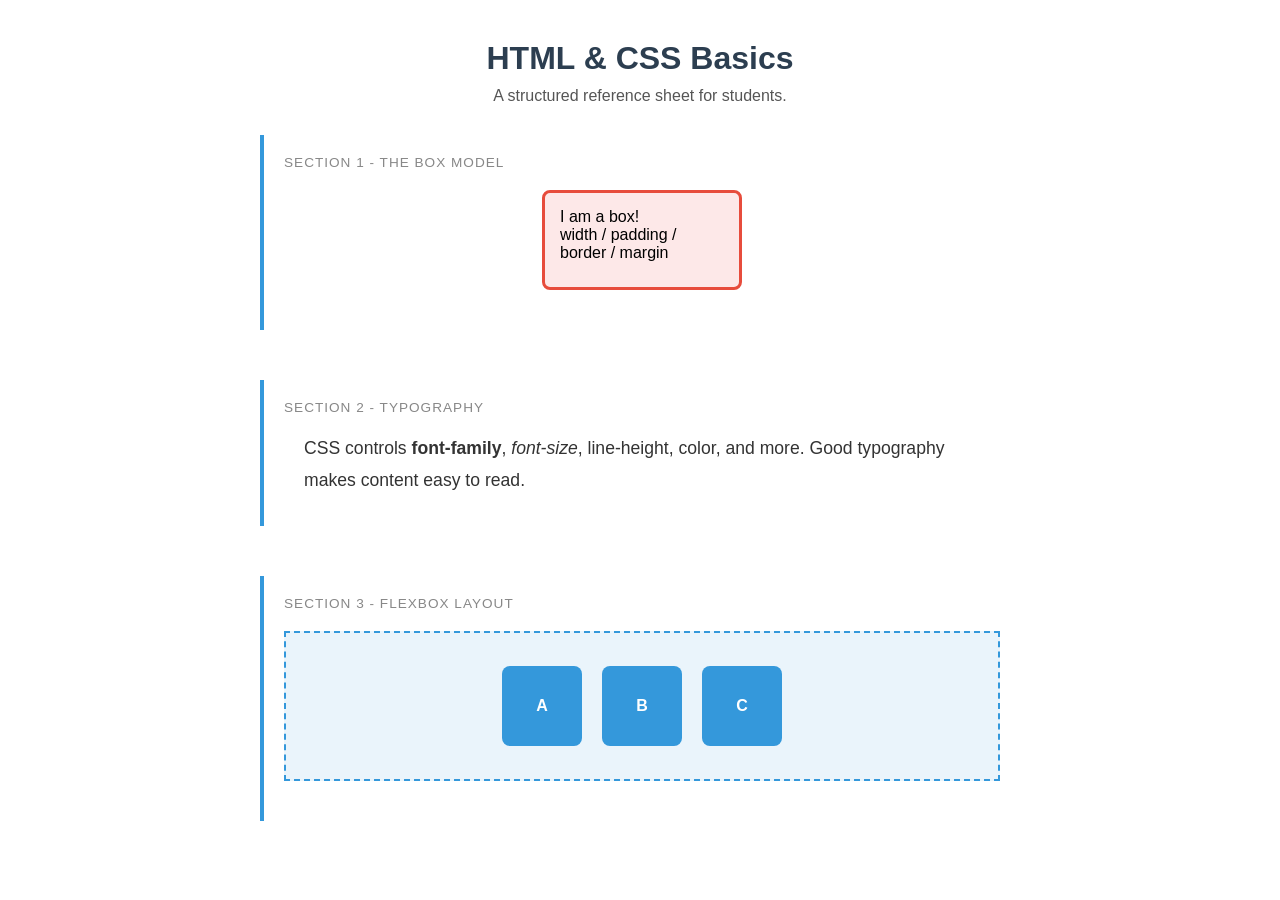
<file: getStarted/html-css/basicsofhtmlcss.html>
﻿<!DOCTYPE html>
<!-- DOCTYPE tells the browser this is an HTML5 document -->
<html lang="en">

<head>
    <!-- HEAD: invisible to user - holds metadata, styles, and links -->
    <meta charset="UTF-8">                          <!-- character encoding -->
    <meta name="viewport" content="width=device-width, initial-scale=1.0"> <!-- responsive on mobile -->
    <title>HTML &amp; CSS Basics</title>                <!-- tab title in the browser -->

    <style>
        /* ============================================================
           1. CSS RESET
           Browsers add default margin/padding - reset it for consistency
        ============================================================ */
        * {
            margin: 0;
            padding: 0;
            box-sizing: border-box; /* makes width/height include padding & border */
        }

        /* ============================================================
           2. ELEMENT SELECTOR  ->  targets every <h1> on the page
        ============================================================ */
        h1 {
            color: #2c3e50;          /* text color (hex code) */
            text-align: center;      /* left | center | right */
            font-size: 2rem;         /* rem = relative to root font size */
            font-weight: bold;       /* normal | bold | 100-900 */
            margin-bottom: 10px;     /* space BELOW the element */
        }

        /* ============================================================
           3. CLASS SELECTOR  ->  dot (.) prefix, reusable on any element
        ============================================================ */
        .intro-text {
            color: #555;             /* medium grey */
            font-size: 1rem;
            text-align: center;
            margin-bottom: 30px;
        }

        /* ============================================================
           4. THE BOX MODEL
           Every element is a box:  content -> padding -> border -> margin
        ============================================================ */
        .box-demo {
            width: 200px;            /* content width */
            height: 100px;           /* content height */
            padding: 15px;           /* space INSIDE the border */
            border: 3px solid #e74c3c; /* thickness | style | color */
            margin: 20px auto;       /* auto left/right = horizontally centered */
            background-color: #fde8e8; /* fill color of the element */
            border-radius: 8px;      /* rounds the corners */
        }

        /* ============================================================
           5. TYPOGRAPHY  ->  controlling text appearance
        ============================================================ */
        .typography-demo {
            font-family: Arial, sans-serif; /* font stack (fallback after comma) */
            font-size: 1.1rem;
            line-height: 1.8;        /* spacing between lines */
            color: #333;
            padding: 10px 20px;      /* shorthand: top&bottom | left&right */
        }

        /* ============================================================
           6. FLEXBOX  ->  align children in a row or column easily
        ============================================================ */
        .flex-container {
            display: flex;           /* turns on flexbox for children */
            justify-content: center; /* horizontal: flex-start | center | space-between */
            align-items: center;     /* vertical:   flex-start | center | flex-end */
            gap: 20px;               /* space between flex children */
            height: 150px;
            background-color: #eaf4fb;
            border: 2px dashed #3498db;
            margin: 20px 0;
        }

        .flex-child {
            width: 80px;
            height: 80px;
            background-color: #3498db;
            color: white;
            display: flex;           /* center text inside each child too */
            justify-content: center;
            align-items: center;
            border-radius: 8px;
            font-weight: bold;
        }

        /* ============================================================
           7. DESCENDANT SELECTOR  ->  targets .label only inside .section
        ============================================================ */
        .section .label {
            font-size: 0.85rem;
            color: #888;             /* lighter grey */
            text-transform: uppercase; /* none | uppercase | lowercase | capitalize */
            letter-spacing: 1px;     /* space between characters */
            margin-bottom: 8px;
        }

        /* ============================================================
           8. PAGE LAYOUT WRAPPER
        ============================================================ */
        .page-wrapper {
            max-width: 800px;        /* never wider than 800px */
            margin: 40px auto;       /* centered horizontally */
            padding: 0 20px;         /* breathing room on small screens */
            font-family: Arial, sans-serif;
        }

        /* divides sections visually */
        .section {
            margin-bottom: 50px;
            padding: 20px;
            border-left: 4px solid #3498db; /* left accent bar */
            background-color: #fff;
        }
    </style>
</head>

<body>
<!-- BODY: everything visible to the user goes here -->
<!-- Tip: Ctrl + /  toggles a comment on the selected line -->

    <div class="page-wrapper">

        <!-- HEADING -->
        <h1>HTML &amp; CSS Basics</h1>
        <p class="intro-text">A structured reference sheet for students.</p>

        <!-- SECTION 1: BOX MODEL -->
        <div class="section">
            <p class="label">Section 1 - The Box Model</p>
            <!-- width + padding + border + margin make up the full space an element takes -->
            <div class="box-demo">
                <p>I am a box!</p>
                <p>width / padding / border / margin</p>
            </div>
        </div>

        <!-- SECTION 2: TYPOGRAPHY -->
        <div class="section">
            <p class="label">Section 2 - Typography</p>
            <p class="typography-demo">
                CSS controls <strong>font-family</strong>, <em>font-size</em>,
                line-height, color, and more.
                Good typography makes content easy to read.
            </p>
        </div>

        <!-- SECTION 3: FLEXBOX -->
        <div class="section">
            <p class="label">Section 3 - Flexbox Layout</p>
            <!-- Parent has display:flex - children line up automatically -->
            <div class="flex-container">
                <div class="flex-child">A</div>
                <div class="flex-child">B</div>
                <div class="flex-child">C</div>
            </div>
        </div>

    </div><!-- end .page-wrapper -->

</body>
</html>
</file>
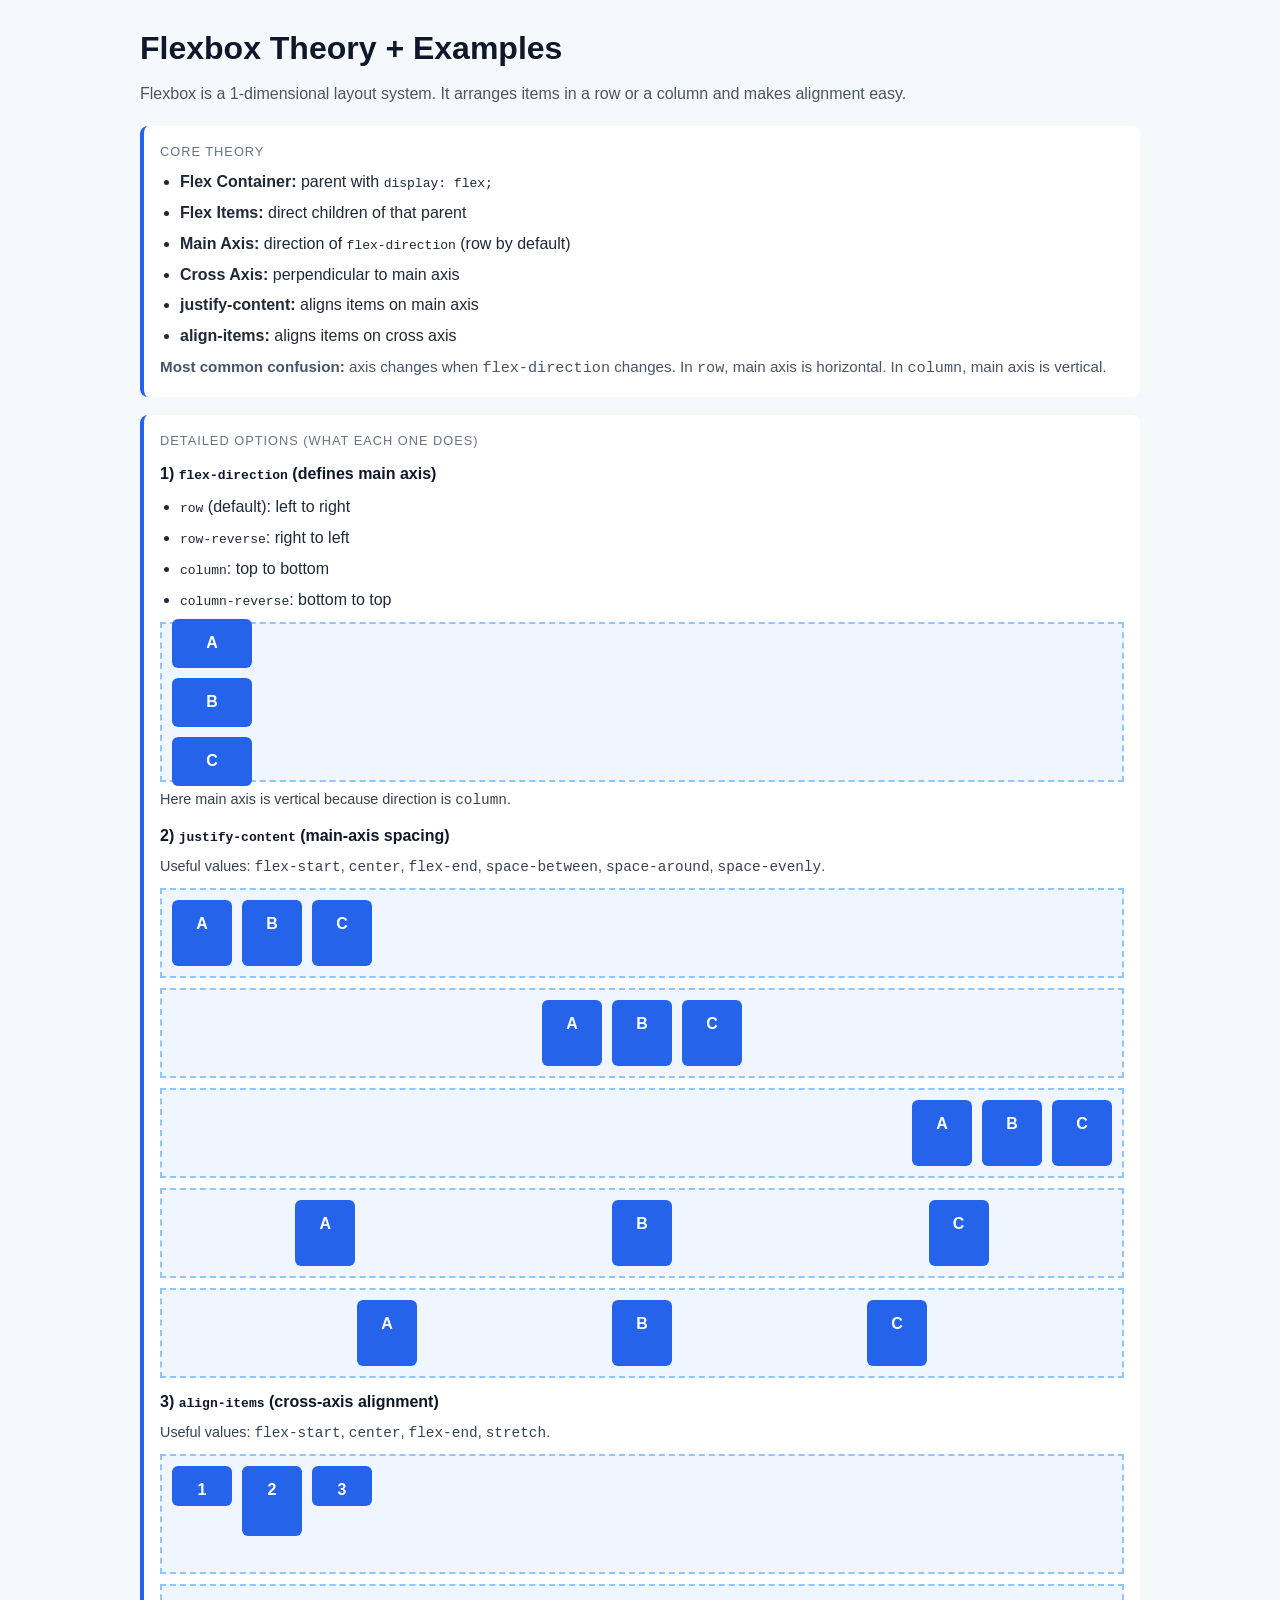
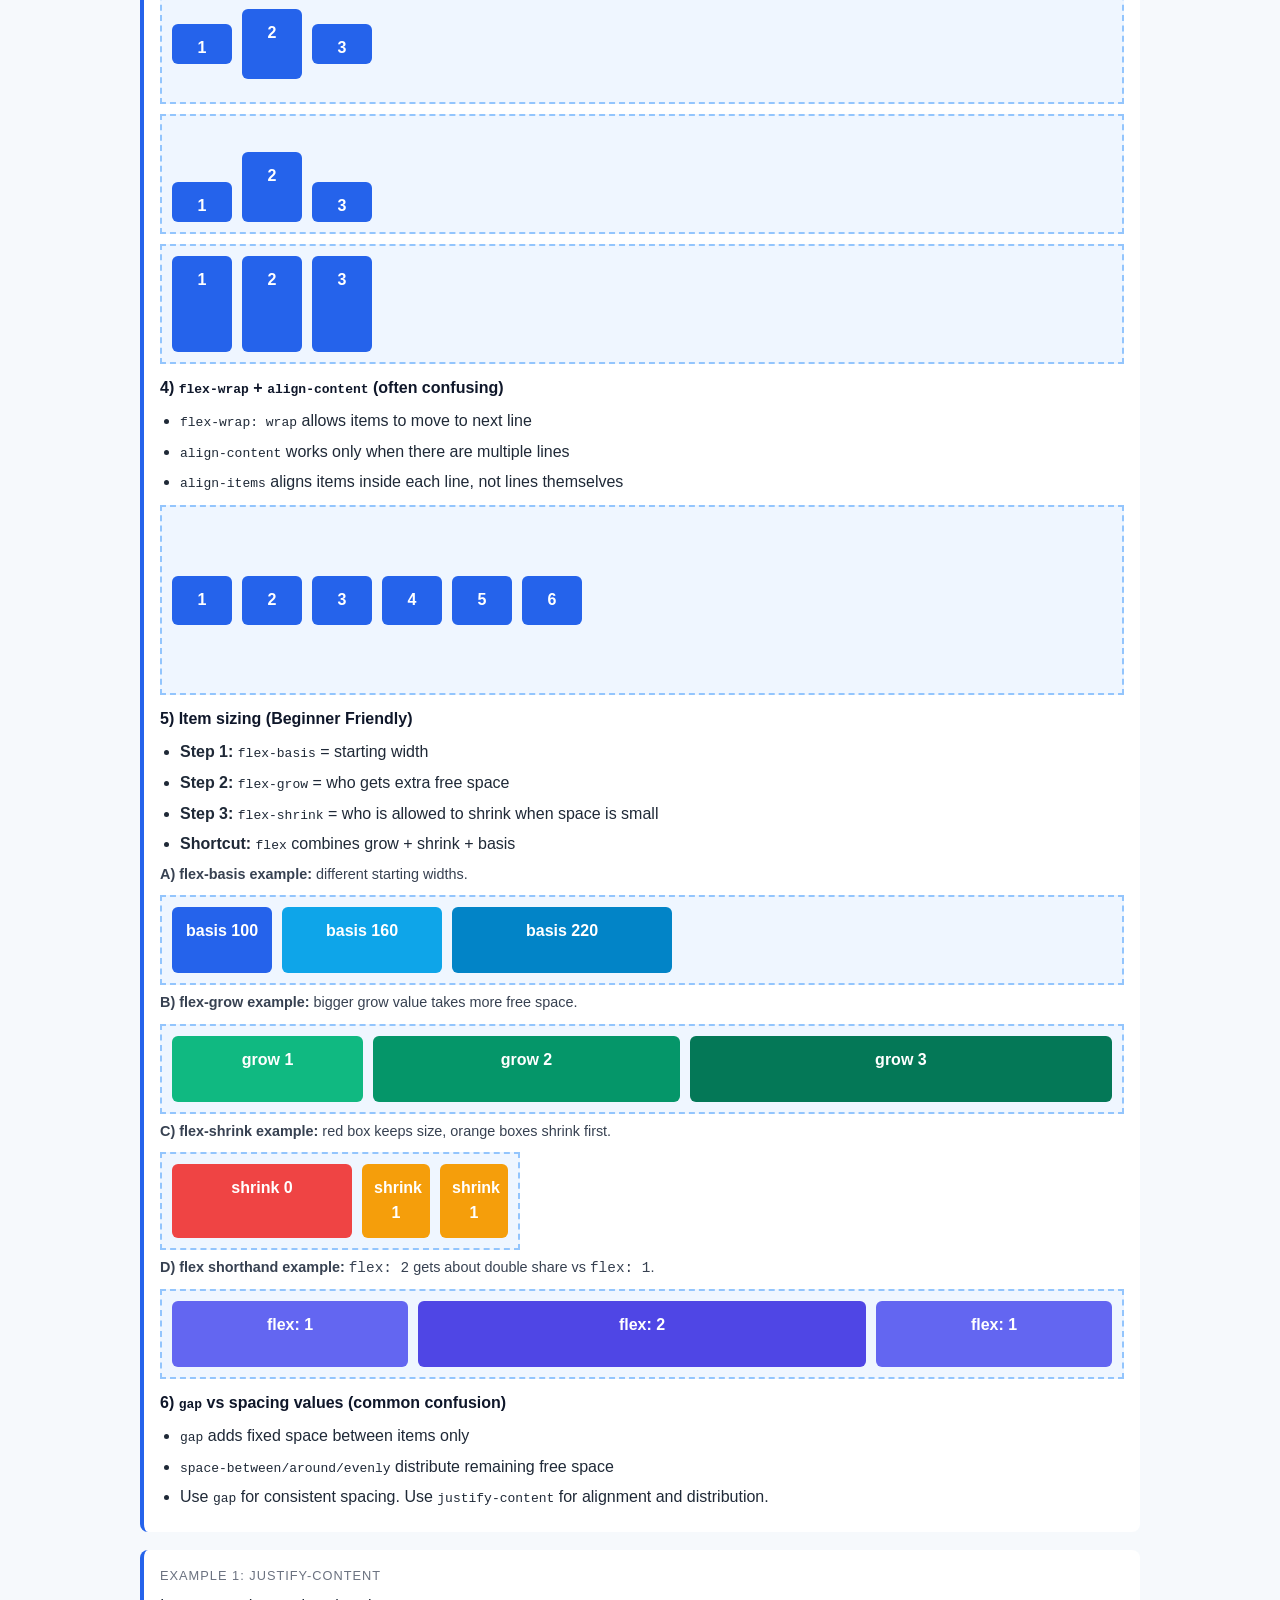
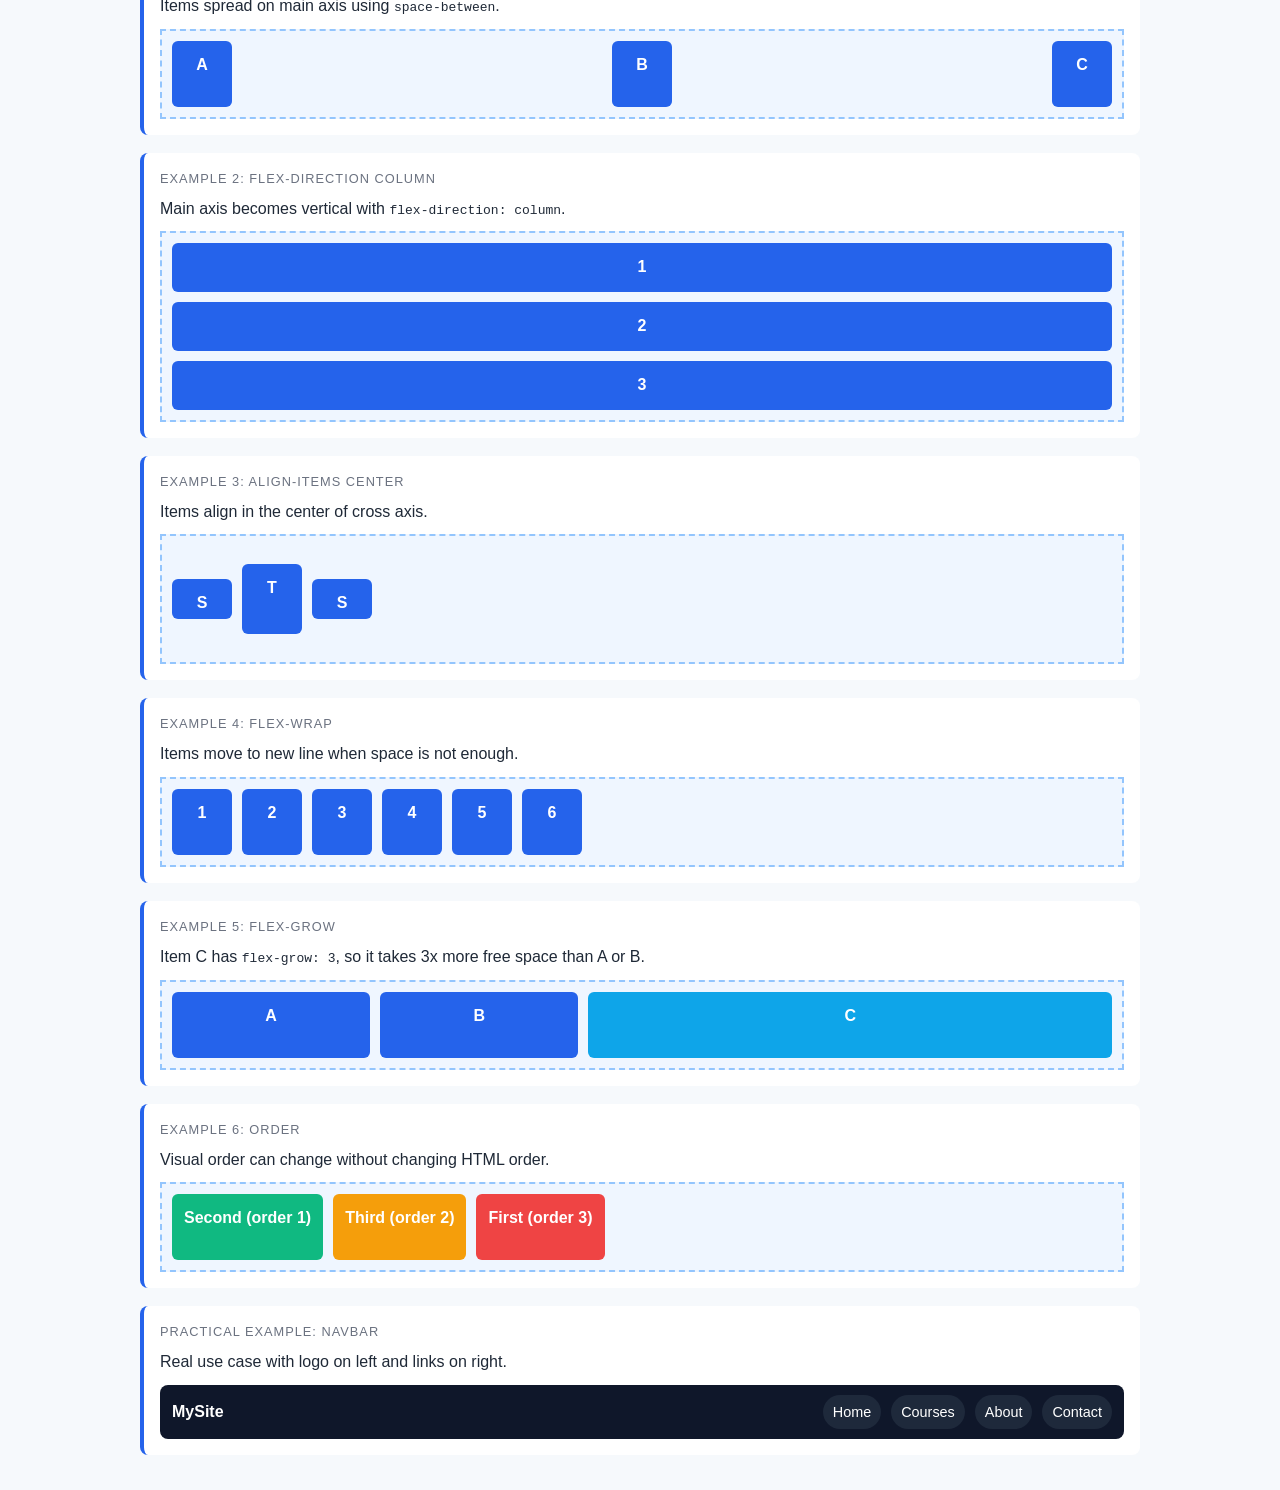
<file: getStarted/html-css/flex-basics.html>
<!DOCTYPE html>
<!-- Flexbox theory + examples for students -->
<html lang="en">
<head>
  <meta charset="UTF-8">
  <meta name="viewport" content="width=device-width, initial-scale=1.0">
  <title>Flexbox Basics</title>
  <style>
    /* 1) Reset for consistent spacing */
    * {
      margin: 0;
      padding: 0;
      box-sizing: border-box;
    }

    body {
      font-family: Arial, sans-serif;
      background: #f6f9fc;
      color: #1f2937;
      line-height: 1.55;
    }

    .page {
      width: min(1000px, 92%);
      margin: 24px auto 40px;
    }

    h1 {
      margin-bottom: 8px;
      color: #0f172a;
    }

    .intro {
      margin-bottom: 20px;
      color: #4b5563;
    }

    .card {
      background: #ffffff;
      border-left: 4px solid #2563eb;
      border-radius: 8px;
      padding: 16px;
      margin-bottom: 18px;
    }

    .label {
      font-size: 0.8rem;
      letter-spacing: 1px;
      text-transform: uppercase;
      color: #6b7280;
      margin-bottom: 8px;
    }

    .notes {
      margin: 8px 0 0 20px;
    }

    .notes li {
      margin: 6px 0;
    }

    .subheading {
      margin: 12px 0 6px;
      font-weight: 700;
      color: #0f172a;
    }

    .hint {
      font-size: 0.95rem;
      color: #475569;
      margin-top: 6px;
    }

    .mini {
      font-size: 0.9rem;
      color: #374151;
      margin-top: 6px;
    }

    /* Base flex container used in all demos */
    .flex-demo {
      display: flex;
      border: 2px dashed #93c5fd;
      background: #eff6ff;
      padding: 10px;
      gap: 10px;
      margin-top: 10px;
      min-height: 90px;
    }

    /* Shared style for all flex items */
    .item {
      background: #2563eb;
      color: #fff;
      padding: 12px;
      border-radius: 6px;
      min-width: 60px;
      text-align: center;
      font-weight: 700;
    }

    /* Example 1: Main-axis alignment */
    .justify-between {
      justify-content: space-between;
    }

    /* Example 2: Column direction (main axis becomes vertical) */
    .column {
      flex-direction: column;
      min-height: 180px;
    }

    /* Example 3: Cross-axis alignment */
    .align-center {
      align-items: center;
      min-height: 130px;
    }

    .tall {
      height: 70px;
    }

    .short {
      height: 40px;
    }

    /* Example 4: Wrapping when items do not fit */
    .wrap {
      flex-wrap: wrap;
    }

    /* Example 5: flex-grow shares free space */
    .grow .item {
      flex-grow: 1;
    }

    .grow .item.g3 {
      flex-grow: 3;
      background: #0ea5e9;
    }

    /* Example 6: order changes visual order */
    .order .first {
      order: 3;
      background: #ef4444;
    }

    .order .second {
      order: 1;
      background: #10b981;
    }

    .order .third {
      order: 2;
      background: #f59e0b;
    }

    /* Practical mini-navbar example */
    .nav-demo {
      display: flex;
      justify-content: space-between;
      align-items: center;
      gap: 12px;
      background: #0f172a;
      color: #fff;
      padding: 10px 12px;
      border-radius: 8px;
      margin-top: 10px;
    }

    .nav-links {
      display: flex;
      gap: 10px;
      flex-wrap: wrap;
    }

    .pill {
      background: #1e293b;
      padding: 6px 10px;
      border-radius: 999px;
      font-size: 0.9rem;
    }

    /* Extra utility classes for detailed option demos */
    .jc-start { justify-content: flex-start; }
    .jc-center { justify-content: center; }
    .jc-end { justify-content: flex-end; }
    .jc-around { justify-content: space-around; }
    .jc-evenly { justify-content: space-evenly; }

    .ai-start { align-items: flex-start; min-height: 120px; }
    .ai-center { align-items: center; min-height: 120px; }
    .ai-end { align-items: flex-end; min-height: 120px; }
    .ai-stretch { align-items: stretch; min-height: 120px; }

    .stretch-item {
      height: auto;
      min-height: 20px;
    }

    .wide-wrap {
      flex-wrap: wrap;
      height: 190px;
      align-content: center;
    }

    .basis-demo .item {
      flex-basis: 120px;
    }

    .basis-easy .b100 { flex-basis: 100px; background: #2563eb; }
    .basis-easy .b160 { flex-basis: 160px; background: #0ea5e9; }
    .basis-easy .b220 { flex-basis: 220px; background: #0284c7; }

    .grow-easy .g1 { flex-grow: 1; background: #10b981; }
    .grow-easy .g2 { flex-grow: 2; background: #059669; }
    .grow-easy .g3 { flex-grow: 3; background: #047857; }

    .shrink-demo {
      width: 320px;
      overflow: hidden;
    }

    .shrink-demo .item {
      flex-basis: 180px;
    }

    .shrink-demo .no-shrink {
      flex-shrink: 0;
      background: #dc2626;
    }

    .shrink-easy {
      width: 360px;
      overflow: hidden;
    }

    .shrink-easy .item {
      flex-basis: 180px;
    }

    .shrink-easy .keep-size {
      flex-shrink: 0;
      background: #ef4444;
    }

    .shrink-easy .can-shrink {
      flex-shrink: 1;
      background: #f59e0b;
    }

    .flex-short-demo .item {
      flex: 1; /* same as 1 1 0 */
      background: #6366f1;
    }

    .flex-short-demo .featured {
      flex: 2; /* double share of free space */
      background: #4f46e5;
    }

    .axis-column {
      flex-direction: column;
      height: 160px;
      justify-content: center;
      align-items: flex-start;
    }

    .axis-column .item {
      width: 80px;
    }
  </style>
</head>
<body>
  <main class="page">
    <h1>Flexbox Theory + Examples</h1>
    <p class="intro">Flexbox is a 1-dimensional layout system. It arranges items in a row or a column and makes alignment easy.</p>

    <section class="card">
      <p class="label">Core Theory</p>
      <ul class="notes">
        <li><strong>Flex Container:</strong> parent with <code>display: flex;</code></li>
        <li><strong>Flex Items:</strong> direct children of that parent</li>
        <li><strong>Main Axis:</strong> direction of <code>flex-direction</code> (row by default)</li>
        <li><strong>Cross Axis:</strong> perpendicular to main axis</li>
        <li><strong>justify-content:</strong> aligns items on main axis</li>
        <li><strong>align-items:</strong> aligns items on cross axis</li>
      </ul>
      <p class="hint"><strong>Most common confusion:</strong> axis changes when <code>flex-direction</code> changes. In <code>row</code>, main axis is horizontal. In <code>column</code>, main axis is vertical.</p>
    </section>

    <section class="card">
      <p class="label">Detailed Options (What Each One Does)</p>

      <p class="subheading">1) <code>flex-direction</code> (defines main axis)</p>
      <ul class="notes">
        <li><code>row</code> (default): left to right</li>
        <li><code>row-reverse</code>: right to left</li>
        <li><code>column</code>: top to bottom</li>
        <li><code>column-reverse</code>: bottom to top</li>
      </ul>
      <div class="flex-demo axis-column">
        <div class="item">A</div>
        <div class="item">B</div>
        <div class="item">C</div>
      </div>
      <p class="mini">Here main axis is vertical because direction is <code>column</code>.</p>

      <p class="subheading">2) <code>justify-content</code> (main-axis spacing)</p>
      <p class="mini">Useful values: <code>flex-start</code>, <code>center</code>, <code>flex-end</code>, <code>space-between</code>, <code>space-around</code>, <code>space-evenly</code>.</p>
      <div class="flex-demo jc-start"><div class="item">A</div><div class="item">B</div><div class="item">C</div></div>
      <div class="flex-demo jc-center"><div class="item">A</div><div class="item">B</div><div class="item">C</div></div>
      <div class="flex-demo jc-end"><div class="item">A</div><div class="item">B</div><div class="item">C</div></div>
      <div class="flex-demo jc-around"><div class="item">A</div><div class="item">B</div><div class="item">C</div></div>
      <div class="flex-demo jc-evenly"><div class="item">A</div><div class="item">B</div><div class="item">C</div></div>

      <p class="subheading">3) <code>align-items</code> (cross-axis alignment)</p>
      <p class="mini">Useful values: <code>flex-start</code>, <code>center</code>, <code>flex-end</code>, <code>stretch</code>.</p>
      <div class="flex-demo ai-start">
        <div class="item short">1</div><div class="item tall">2</div><div class="item short">3</div>
      </div>
      <div class="flex-demo ai-center">
        <div class="item short">1</div><div class="item tall">2</div><div class="item short">3</div>
      </div>
      <div class="flex-demo ai-end">
        <div class="item short">1</div><div class="item tall">2</div><div class="item short">3</div>
      </div>
      <div class="flex-demo ai-stretch">
        <div class="item stretch-item">1</div><div class="item stretch-item">2</div><div class="item stretch-item">3</div>
      </div>

      <p class="subheading">4) <code>flex-wrap</code> + <code>align-content</code> (often confusing)</p>
      <ul class="notes">
        <li><code>flex-wrap: wrap</code> allows items to move to next line</li>
        <li><code>align-content</code> works only when there are multiple lines</li>
        <li><code>align-items</code> aligns items inside each line, not lines themselves</li>
      </ul>
      <div class="flex-demo wide-wrap">
        <div class="item">1</div><div class="item">2</div><div class="item">3</div>
        <div class="item">4</div><div class="item">5</div><div class="item">6</div>
      </div>

      <p class="subheading">5) Item sizing (Beginner Friendly)</p>
      <ul class="notes">
        <li><strong>Step 1:</strong> <code>flex-basis</code> = starting width</li>
        <li><strong>Step 2:</strong> <code>flex-grow</code> = who gets extra free space</li>
        <li><strong>Step 3:</strong> <code>flex-shrink</code> = who is allowed to shrink when space is small</li>
        <li><strong>Shortcut:</strong> <code>flex</code> combines grow + shrink + basis</li>
      </ul>

      <p class="mini"><strong>A) flex-basis example:</strong> different starting widths.</p>
      <div class="flex-demo basis-easy">
        <div class="item b100">basis 100</div>
        <div class="item b160">basis 160</div>
        <div class="item b220">basis 220</div>
      </div>

      <p class="mini"><strong>B) flex-grow example:</strong> bigger grow value takes more free space.</p>
      <div class="flex-demo grow-easy">
        <div class="item g1">grow 1</div>
        <div class="item g2">grow 2</div>
        <div class="item g3">grow 3</div>
      </div>

      <p class="mini"><strong>C) flex-shrink example:</strong> red box keeps size, orange boxes shrink first.</p>
      <div class="flex-demo shrink-easy">
        <div class="item keep-size">shrink 0</div>
        <div class="item can-shrink">shrink 1</div>
        <div class="item can-shrink">shrink 1</div>
      </div>

      <p class="mini"><strong>D) flex shorthand example:</strong> <code>flex: 2</code> gets about double share vs <code>flex: 1</code>.</p>
      <div class="flex-demo flex-short-demo">
        <div class="item">flex: 1</div>
        <div class="item featured">flex: 2</div>
        <div class="item">flex: 1</div>
      </div>

      <p class="subheading">6) <code>gap</code> vs spacing values (common confusion)</p>
      <ul class="notes">
        <li><code>gap</code> adds fixed space between items only</li>
        <li><code>space-between/around/evenly</code> distribute remaining free space</li>
        <li>Use <code>gap</code> for consistent spacing. Use <code>justify-content</code> for alignment and distribution.</li>
      </ul>
    </section>

    <section class="card">
      <p class="label">Example 1: justify-content</p>
      <p>Items spread on main axis using <code>space-between</code>.</p>
      <div class="flex-demo justify-between">
        <div class="item">A</div>
        <div class="item">B</div>
        <div class="item">C</div>
      </div>
    </section>

    <section class="card">
      <p class="label">Example 2: flex-direction column</p>
      <p>Main axis becomes vertical with <code>flex-direction: column</code>.</p>
      <div class="flex-demo column">
        <div class="item">1</div>
        <div class="item">2</div>
        <div class="item">3</div>
      </div>
    </section>

    <section class="card">
      <p class="label">Example 3: align-items center</p>
      <p>Items align in the center of cross axis.</p>
      <div class="flex-demo align-center">
        <div class="item short">S</div>
        <div class="item tall">T</div>
        <div class="item short">S</div>
      </div>
    </section>

    <section class="card">
      <p class="label">Example 4: flex-wrap</p>
      <p>Items move to new line when space is not enough.</p>
      <div class="flex-demo wrap">
        <div class="item">1</div>
        <div class="item">2</div>
        <div class="item">3</div>
        <div class="item">4</div>
        <div class="item">5</div>
        <div class="item">6</div>
      </div>
    </section>

    <section class="card">
      <p class="label">Example 5: flex-grow</p>
      <p>Item C has <code>flex-grow: 3</code>, so it takes 3x more free space than A or B.</p>
      <div class="flex-demo grow">
        <div class="item">A</div>
        <div class="item">B</div>
        <div class="item g3">C</div>
      </div>
    </section>

    <section class="card">
      <p class="label">Example 6: order</p>
      <p>Visual order can change without changing HTML order.</p>
      <div class="flex-demo order">
        <div class="item first">First (order 3)</div>
        <div class="item second">Second (order 1)</div>
        <div class="item third">Third (order 2)</div>
      </div>
    </section>

    <section class="card">
      <p class="label">Practical Example: Navbar</p>
      <p>Real use case with logo on left and links on right.</p>
      <div class="nav-demo">
        <strong>MySite</strong>
        <div class="nav-links">
          <span class="pill">Home</span>
          <span class="pill">Courses</span>
          <span class="pill">About</span>
          <span class="pill">Contact</span>
        </div>
      </div>
    </section>
  </main>
</body>
</html>
</file>
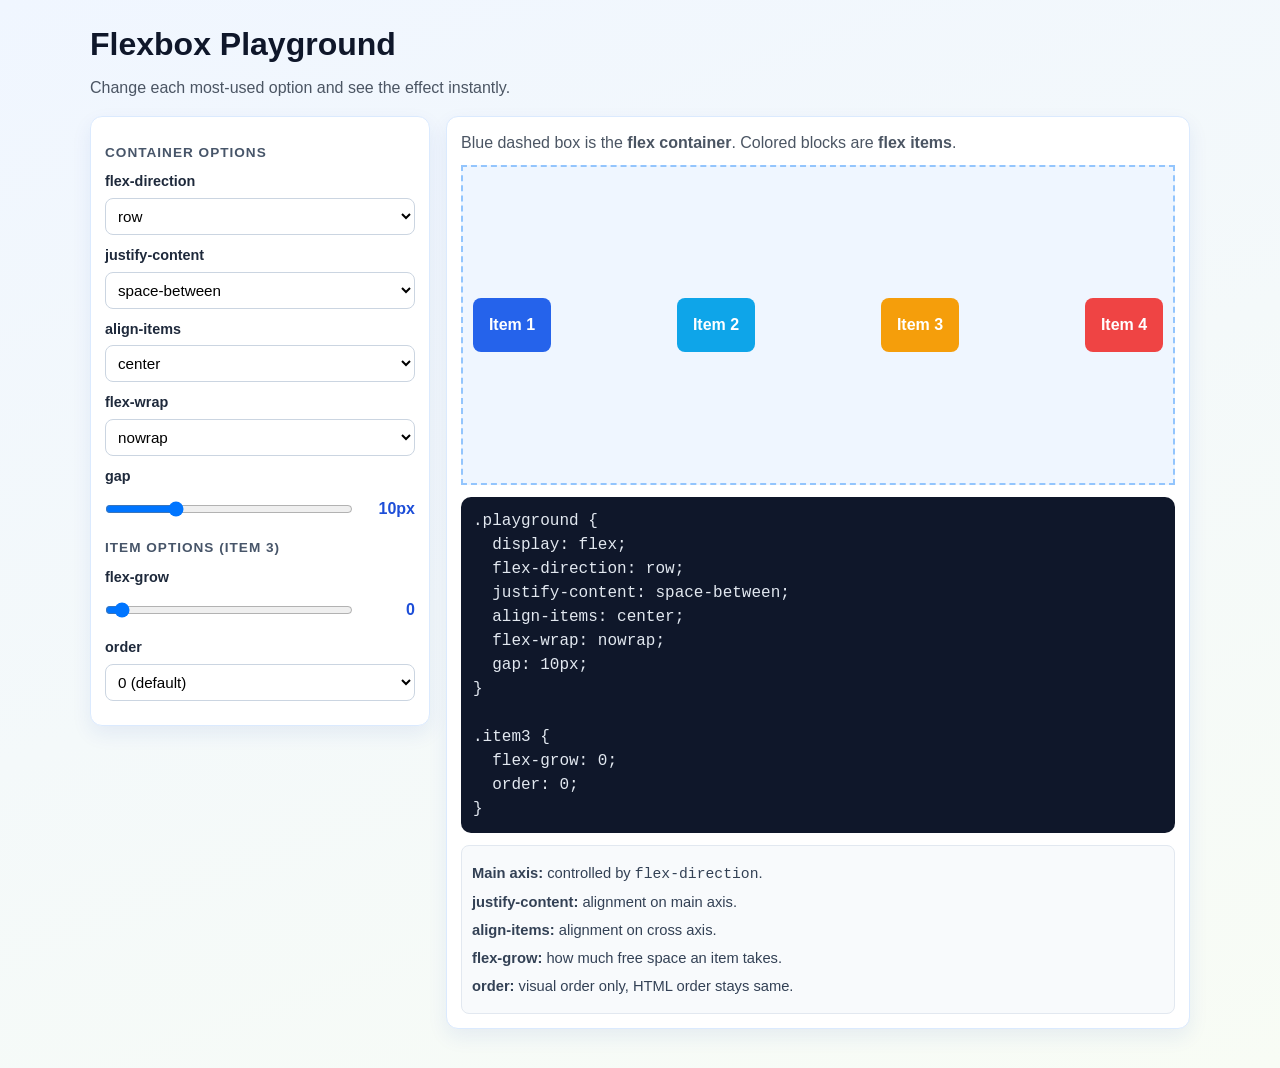
<file: getStarted/html-css/flex-playground.html>
<!DOCTYPE html>
<!-- Flexbox interactive playground for students -->
<html lang="en">
<head>
  <meta charset="UTF-8">
  <meta name="viewport" content="width=device-width, initial-scale=1.0">
  <title>Flexbox Playground</title>
  <style>
    * {
      margin: 0;
      padding: 0;
      box-sizing: border-box;
    }

    body {
      font-family: Arial, sans-serif;
      background: linear-gradient(160deg, #f0f6ff, #f8fcf5);
      color: #111827;
      line-height: 1.5;
    }

    .page {
      width: min(1100px, 94%);
      margin: 20px auto 40px;
    }

    h1 {
      font-size: 2rem;
      color: #0f172a;
      margin-bottom: 8px;
    }

    .intro {
      color: #4b5563;
      margin-bottom: 16px;
    }

    .layout {
      display: grid;
      grid-template-columns: 340px 1fr;
      gap: 16px;
      align-items: start;
    }

    .panel,
    .stage {
      background: #fff;
      border: 1px solid #dbeafe;
      border-radius: 12px;
      box-shadow: 0 8px 20px rgba(30, 64, 175, 0.08);
    }

    .panel {
      padding: 14px;
      position: sticky;
      top: 10px;
    }

    .section-title {
      font-size: 0.85rem;
      text-transform: uppercase;
      letter-spacing: 1px;
      color: #475569;
      margin: 12px 0 8px;
      font-weight: 700;
    }

    .control {
      margin-bottom: 10px;
    }

    label {
      display: block;
      margin-bottom: 5px;
      font-size: 0.9rem;
      font-weight: 600;
      color: #1e293b;
    }

    select,
    input[type="range"] {
      width: 100%;
      padding: 8px;
      border: 1px solid #cbd5e1;
      border-radius: 8px;
      background: #fff;
      font-size: 0.95rem;
    }

    .range-row {
      display: flex;
      gap: 10px;
      align-items: center;
    }

    .range-value {
      min-width: 52px;
      text-align: right;
      font-weight: 700;
      color: #1d4ed8;
    }

    .stage {
      padding: 14px;
    }

    .hint {
      color: #4b5563;
      margin-bottom: 10px;
    }

    .playground {
      display: flex;
      min-height: 280px;
      height: 320px;
      border: 2px dashed #93c5fd;
      background: #eff6ff;
      padding: 10px;
      overflow: auto;
      transition: all 0.2s ease;
    }

    .item {
      color: #fff;
      border-radius: 8px;
      min-width: 78px;
      min-height: 54px;
      padding: 10px;
      display: flex;
      justify-content: center;
      align-items: center;
      font-weight: 700;
    }

    .item1 { background: #2563eb; }
    .item2 { background: #0ea5e9; }
    .item3 { background: #f59e0b; }
    .item4 { background: #ef4444; }

    .code {
      margin-top: 12px;
      background: #0f172a;
      color: #e2e8f0;
      border-radius: 10px;
      padding: 12px;
      font-family: Consolas, monospace;
      white-space: pre-wrap;
    }

    .mini-notes {
      margin-top: 12px;
      background: #f8fafc;
      border: 1px solid #e2e8f0;
      border-radius: 8px;
      padding: 10px;
      font-size: 0.92rem;
      color: #334155;
    }

    .mini-notes p {
      margin: 6px 0;
    }

    @media (max-width: 930px) {
      .layout {
        grid-template-columns: 1fr;
      }

      .panel {
        position: static;
      }
    }
  </style>
</head>
<body>
  <main class="page">
    <h1>Flexbox Playground</h1>
    <p class="intro">Change each most-used option and see the effect instantly.</p>

    <div class="layout">
      <aside class="panel">
        <div class="section-title">Container Options</div>

        <div class="control">
          <label for="direction">flex-direction</label>
          <select id="direction">
            <option value="row">row</option>
            <option value="row-reverse">row-reverse</option>
            <option value="column">column</option>
            <option value="column-reverse">column-reverse</option>
          </select>
        </div>

        <div class="control">
          <label for="justify">justify-content</label>
          <select id="justify">
            <option value="flex-start">flex-start</option>
            <option value="center">center</option>
            <option value="flex-end">flex-end</option>
            <option value="space-between" selected>space-between</option>
            <option value="space-around">space-around</option>
            <option value="space-evenly">space-evenly</option>
          </select>
        </div>

        <div class="control">
          <label for="align">align-items</label>
          <select id="align">
            <option value="stretch">stretch</option>
            <option value="flex-start">flex-start</option>
            <option value="center" selected>center</option>
            <option value="flex-end">flex-end</option>
            <option value="baseline">baseline</option>
          </select>
        </div>

        <div class="control">
          <label for="wrap">flex-wrap</label>
          <select id="wrap">
            <option value="nowrap" selected>nowrap</option>
            <option value="wrap">wrap</option>
            <option value="wrap-reverse">wrap-reverse</option>
          </select>
        </div>

        <div class="control">
          <label for="gap">gap</label>
          <div class="range-row">
            <input id="gap" type="range" min="0" max="40" step="2" value="10">
            <span id="gapValue" class="range-value">10px</span>
          </div>
        </div>

        <div class="section-title">Item Options (Item 3)</div>

        <div class="control">
          <label for="grow">flex-grow</label>
          <div class="range-row">
            <input id="grow" type="range" min="0" max="5" step="1" value="0">
            <span id="growValue" class="range-value">0</span>
          </div>
        </div>

        <div class="control">
          <label for="order">order</label>
          <select id="order">
            <option value="0" selected>0 (default)</option>
            <option value="-1">-1</option>
            <option value="1">1</option>
            <option value="2">2</option>
            <option value="3">3</option>
          </select>
        </div>
      </aside>

      <section class="stage">
        <p class="hint">Blue dashed box is the <strong>flex container</strong>. Colored blocks are <strong>flex items</strong>.</p>

        <div id="playground" class="playground">
          <div class="item item1">Item 1</div>
          <div class="item item2">Item 2</div>
          <div id="item3" class="item item3">Item 3</div>
          <div class="item item4">Item 4</div>
        </div>

        <pre id="cssCode" class="code"></pre>

        <div class="mini-notes">
          <p><strong>Main axis:</strong> controlled by <code>flex-direction</code>.</p>
          <p><strong>justify-content:</strong> alignment on main axis.</p>
          <p><strong>align-items:</strong> alignment on cross axis.</p>
          <p><strong>flex-grow:</strong> how much free space an item takes.</p>
          <p><strong>order:</strong> visual order only, HTML order stays same.</p>
        </div>
      </section>
    </div>
  </main>

  <script>
    const playground = document.getElementById("playground");
    const item3 = document.getElementById("item3");

    const direction = document.getElementById("direction");
    const justify = document.getElementById("justify");
    const align = document.getElementById("align");
    const wrap = document.getElementById("wrap");
    const gap = document.getElementById("gap");
    const grow = document.getElementById("grow");
    const order = document.getElementById("order");

    const gapValue = document.getElementById("gapValue");
    const growValue = document.getElementById("growValue");
    const cssCode = document.getElementById("cssCode");

    function render() {
      playground.style.flexDirection = direction.value;
      playground.style.justifyContent = justify.value;
      playground.style.alignItems = align.value;
      playground.style.flexWrap = wrap.value;
      playground.style.gap = gap.value + "px";

      item3.style.flexGrow = grow.value;
      item3.style.order = order.value;

      gapValue.textContent = gap.value + "px";
      growValue.textContent = grow.value;

      cssCode.textContent =
`.playground {
  display: flex;
  flex-direction: ${direction.value};
  justify-content: ${justify.value};
  align-items: ${align.value};
  flex-wrap: ${wrap.value};
  gap: ${gap.value}px;
}

.item3 {
  flex-grow: ${grow.value};
  order: ${order.value};
}`;
    }

    [direction, justify, align, wrap, gap, grow, order].forEach(function (el) {
      el.addEventListener("input", render);
      el.addEventListener("change", render);
    });

    render();
  </script>
</body>
</html>
</file>
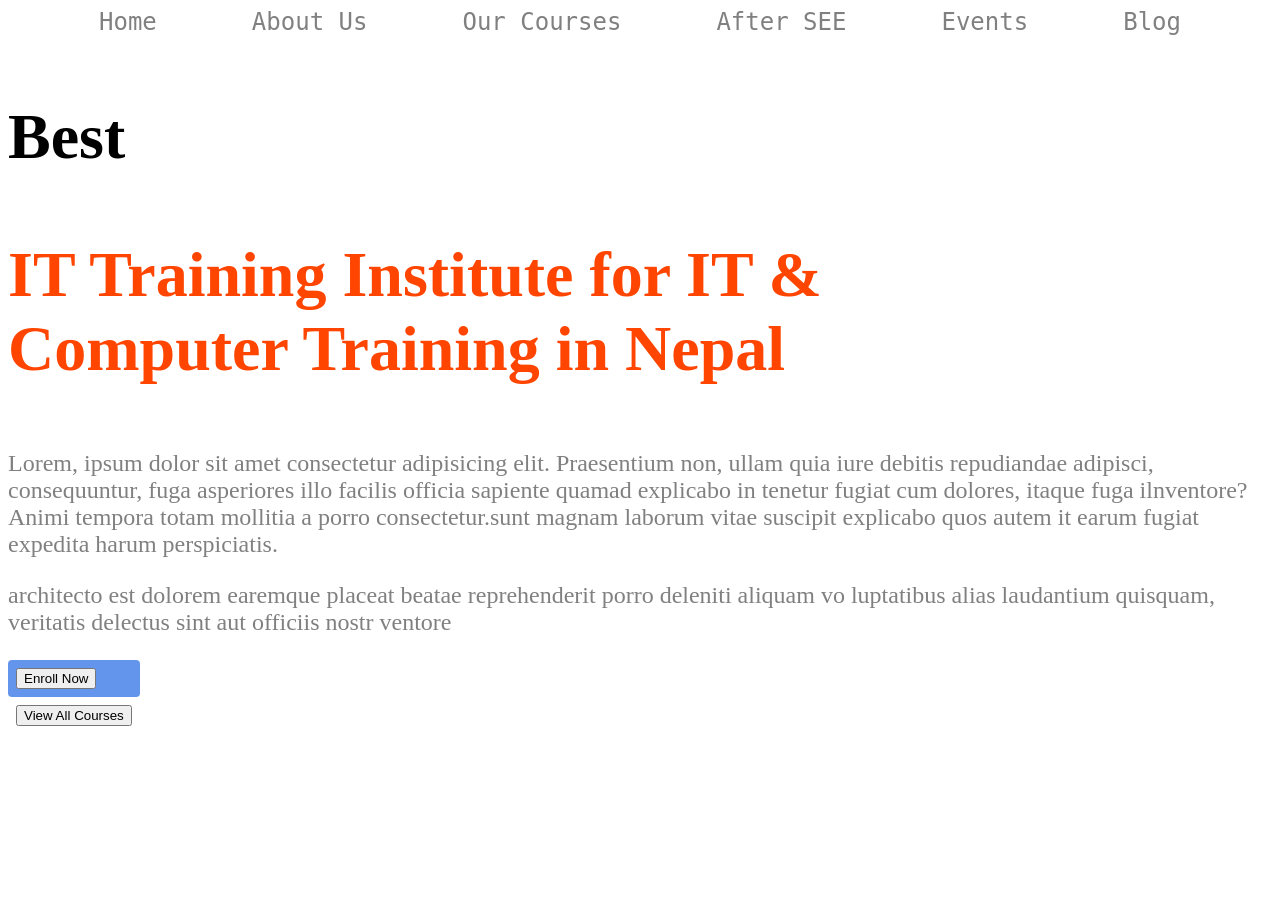
<file: Students/Aakriti/letslearn.html>
<!DOCTYPE html>
<html lang="en">
<head>
    <meta charset="UTF-8">
    <meta name="viewport" content="width=device-width, initial-scale=1.0">
    <title>letslearn_webpage</title>
    <link rel="stylesheet" href="./letslearn.css">
</head>
<body>
    <nav class="navigation">
        <div class="tab"><a href="#Home">Home</a></div>
        <div class="tab"><a href="#About Us"> About Us</a></div>
        <div class="tab"><a href="#Our Courses">Our Courses</a></div>
        <div class="tab"><a href="#After SEE"> After SEE</a></div>
        <div class="tab"><a href="#Events">Events</a></div>
        <div class="tab"><a href="#Blog">Blog</a></div>

    </nav>
    <h3 style="color:black">Best</h3>
    <h3> IT Training Institute for IT &<br> Computer Training in Nepal</h3>
        <p> Lorem, ipsum dolor sit amet consectetur adipisicing elit. Praesentium non, ullam quia iure 
        debitis repudiandae adipisci, consequuntur, fuga asperiores illo facilis officia sapiente 
        quamad explicabo in tenetur fugiat cum dolores, itaque fuga ilnventore? Animi tempora totam 
        mollitia a porro consectetur.sunt magnam laborum vitae suscipit explicabo quos autem it earum fugiat expedita harum 
        perspiciatis.</p>
        <p>architecto est dolorem earemque placeat beatae reprehenderit porro deleniti aliquam vo
        luptatibus alias laudantium quisquam, veritatis delectus sint aut officiis nostr
        ventore </p>
        <div class="bttn">
        <div class="enrollnow"><button type="submit">Enroll Now</button></div>
        <div class="viewall"><button type="submit">View All Courses</button></div>
        </div>
        <!-- <div class="container">
            <div class="box box1"></div>
            <div class="box box2"></div>
            <div class="box box3"></div>
        </div> -->
</file>
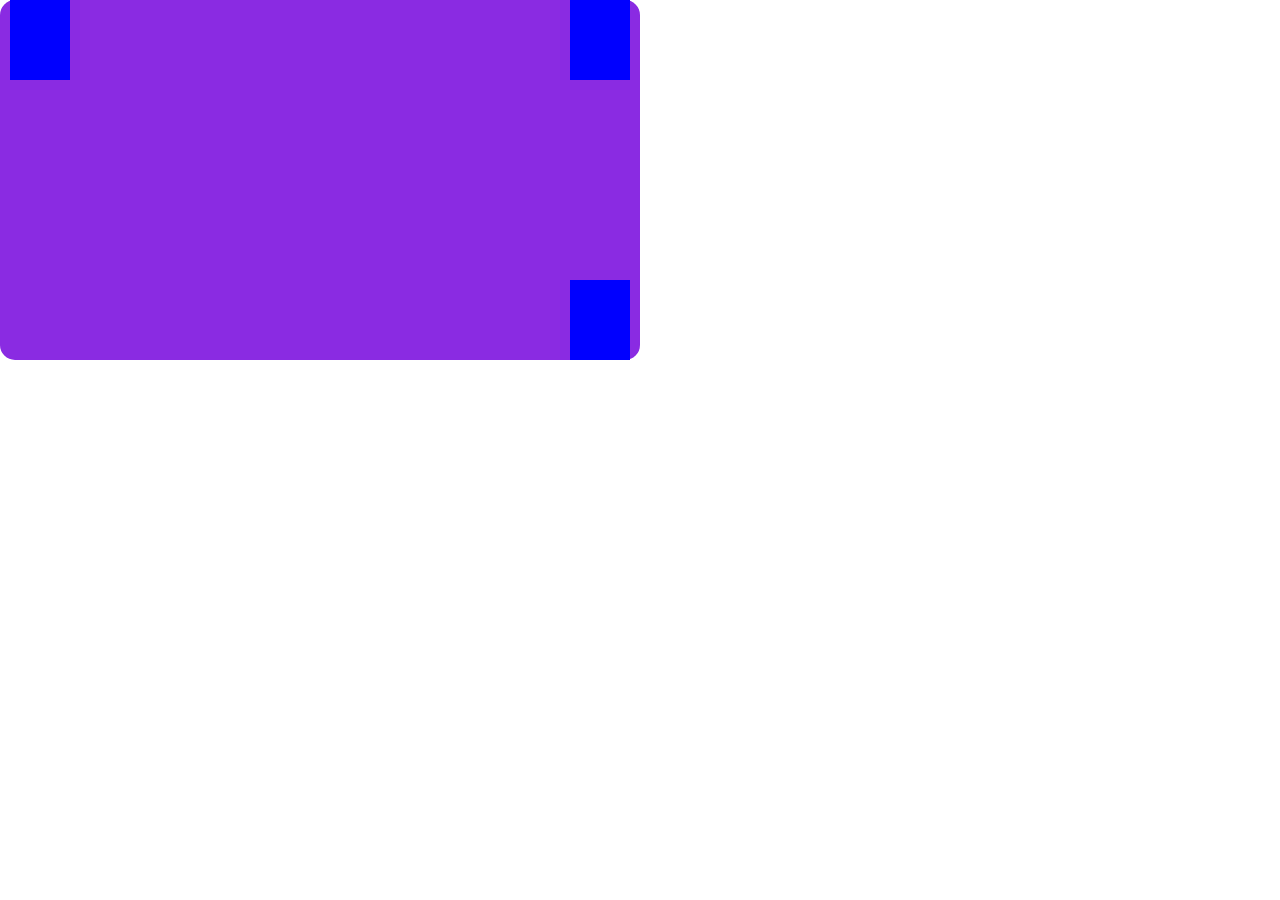
<file: Students/Aakriti/position.html>
<!DOCTYPE html>
<html lang="en">
<head>
    <meta charset="UTF-8">
    <meta name="viewport" content="width=device-width, initial-scale=1.0">
    <title>letslearn_bgimage</title>
    <link rel="stylesheet" href="./style.css">

</head>
<body>
    <div id="container">
     <div class="child child1"></div>
     <div class="child child2"></div>
     <div class="child child3"></div>
    </div>
</body>
</html>
</file>
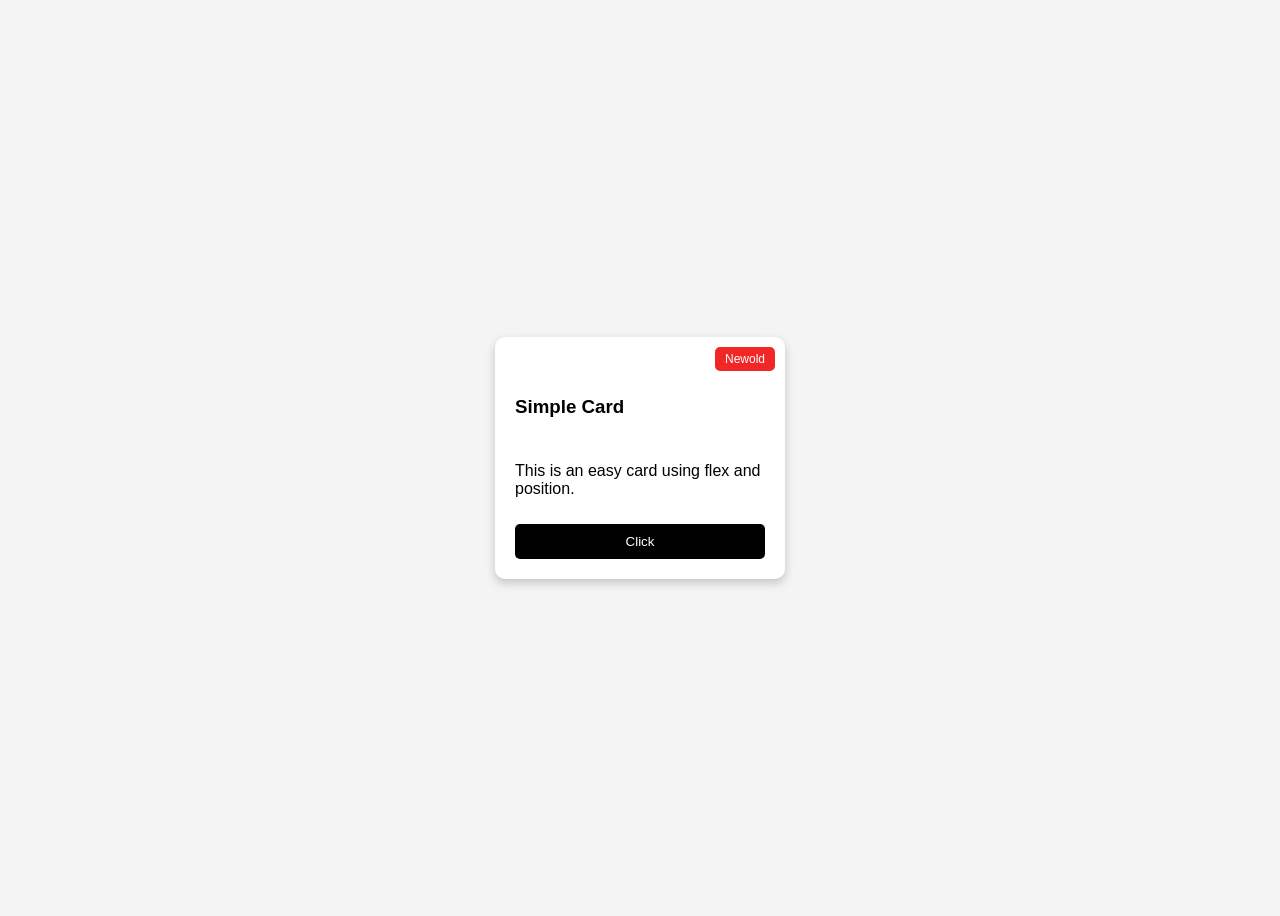
<file: Students/kamala/learn.html>
<!DOCTYPE html>
<html>

<head>
    <title>Simple Card</title>
    <style>
        body {
            display: flex;
            justify-content: center;
            /* center horizontally */
            align-items: center;
            /* center vertically */
            height: 100vh;
            background: #f4f4f4;
            font-family: Arial;
        }

        .card {
            width: 250px;
            padding: 20px;
            background: white;
            border-radius: 10px;
            box-shadow: 0 4px 10px rgba(0, 0, 0, 0.2);

            position: relative;
        }

        .badge1 {
            display: flex;
            justify-content: space-between;
            align-content: space-around;
            position: absolute;
            /* uses relative parent */
            top: 10px;
            right: 10px;

        }

        .badge1 {
            background: rgb(241, 39, 39);
            color: white;
            padding: 5px 10px;
            font-size: 12px;
            border-radius: 5px;

        }

        .card-content {
            display: flex;
            /* flex used here */
            flex-direction: column;
            /* vertical layout */
            gap: 10px;
            margin-top: 20px;
        }

        .btn {
            padding: 10px;
            background: black;
            color: white;
            border: none;
            cursor: pointer;
            border-radius: 5px;
        }
    </style>
</head>

<body>

    <div class="card">
        <div class="badge1">
            <div class="badge">New</div>
            <div class="badge">old</div>
        </div>


        <div class="card-content">
            <h3>Simple Card</h3>
            <p>This is an easy card using flex and position.</p>
            <button class="btn">Click</button>
        </div>
    </div>

</body>

</html>
</file>
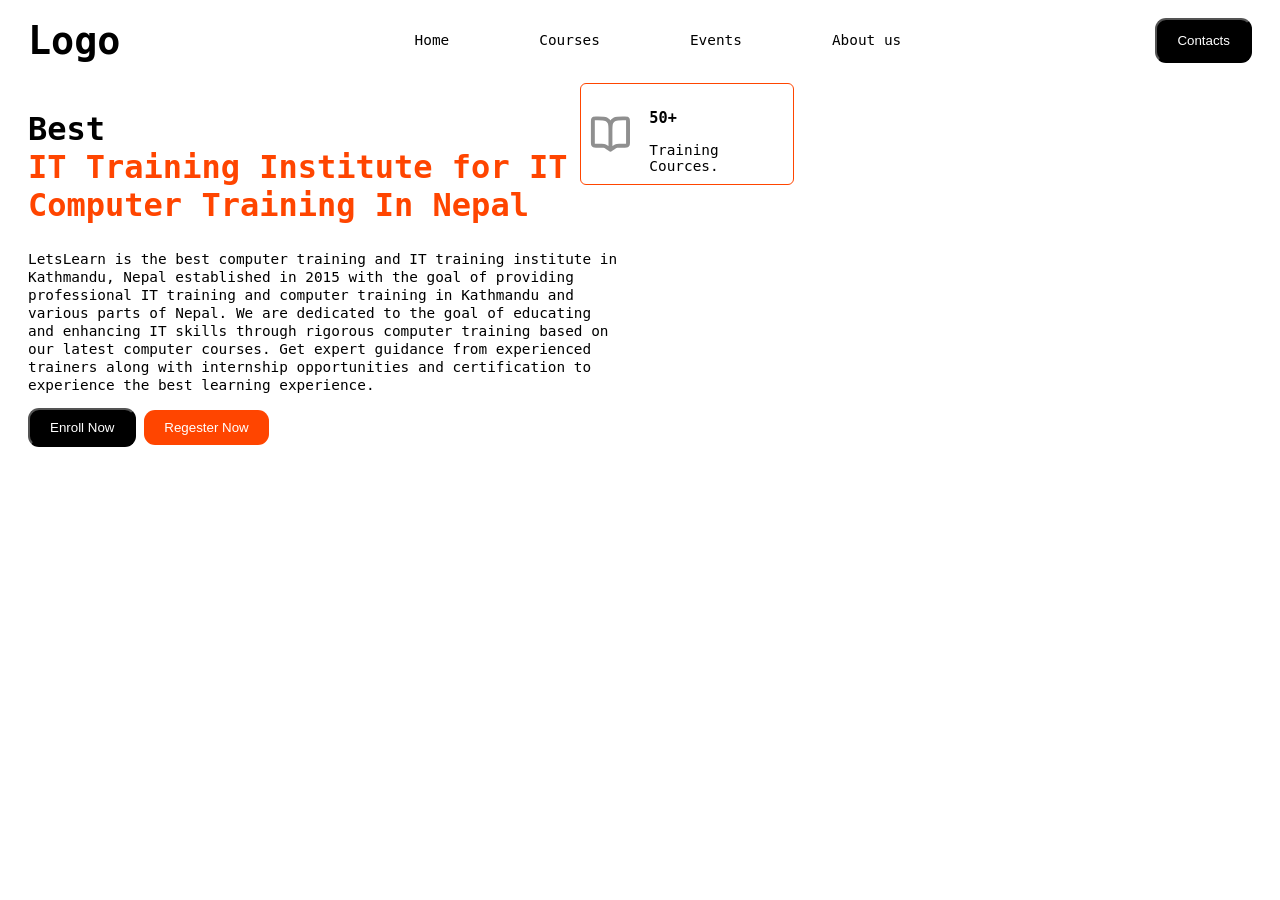
<file: Students/Subin/letslearn.html>
<html lang="en"><head>
    <meta charset="UTF-8">
    <meta name="viewport" content="width=device-width, initial-scale=1.0">
    <title>CSS</title>
    <style>
        header{
            display: flex;
            justify-content: space-between;
            padding: 10px 20px;
            font-size: 0.9rem;
        }
        
        #home{
            display: flex;
            justify-content: space-between;
            

        }
        nav ul{
            display: flex;
            gap: 10vh;
        }

        li{
            list-style: none;
        }
        a{
            color: black;
            text-decoration:none;
        }
        h2{
            font-size: 2rem;
            color:orangered;
        }
        h2 span{
            color:black;
            display: block;
        }
        .regester-btn:hover{
color: black;
border: 1px solid orangered;
background-color: white;
        }
.regester-btn{
       padding: 10px 20px;
    border-radius: 11px;
    background: orangered;
    color: white;
    border: none;
}
#container1{
    width: 49%;
}
p{
    line-height: 18px;
    font-size: 0.9rem;
}
.logo{
    font-size: 2.4rem;
    font-weight:900 ;
}
.btns{
    margin-bottom: 10px;
}
#container2{
   background-image: url(https://letslearn.asia/wp-content/uploads/2025/10/ITtraininginstituteinnepal2.webp);
    width: 631px;
    height: 420px;
    background-repeat: no-repeat;
position: relative;
}
    .box{
           position: absolute;
    top: 0px;
    left: -44px;
    width: 200px;
    height: 100px;
    border-radius: 6px;
    background-color: white;
    border: 1px solid orangered;
    display: flex;
    align-items: center;
    gap: 15px;
    padding: 0px 6px;

    }
    .box svg{
        width: 50px;
        height: 50px;
    }
    .box h1{
            font-size: 1.3rem;
    font-weight: 900;

    }
    .box span{
        font-size: 0.9rem;
    }
    </style>

</head>
<body style="
    font-family: monospace;
">
    <header>
       <div class="logo">Logo</div>
       <nav>
        <ul>
            <li style="
    list-style: none;
"> <a href="#home" style="
    color: black;
    text-decoration: none;
">Home</a></li>
            <li> <a href="#courses">Courses</a></li>
            <li> <a href="#events">Events</a></li>
            <li> <a href="#about-us">About us</a></li>
        </ul>
       </nav>
       <button style="
    padding: 10px 20px;
    border-radius: 11px;
    color: white;
    background: black;
">Contacts
</button>
    </header>
    <main style="
    padding: 10px 20px;
">
    <section id="home-section" style="
    display: flex;
">
        <div id="container1">
            <h2><span>Best
</span>
            IT Training Institute for IT &amp; Computer Training In Nepal</h2>
    
            <p>LetsLearn is the best computer training and IT training institute in Kathmandu, Nepal established in 2015 with the goal of providing professional IT training and computer training in Kathmandu and various parts of Nepal. We are dedicated to the goal of educating and enhancing IT skills through rigorous computer training based on our latest computer courses.

Get expert guidance from experienced trainers along with internship opportunities and certification to experience the best learning experience.</p>

<div class="btns">
    <button style="
    padding: 10px 20px;
    border-radius: 11px;
    color: white;
    background: black;
">Enroll Now
</button>   
<button class="regester-btn">Regester Now
</button>  
</div>  
</div>
<div id="container2">
  <div class="box">
    <svg viewBox="0 0 24 24" fill="none" xmlns="http://www.w3.org/2000/svg" stroke="#a2a0a0"><g id="SVGRepo_bgCarrier" stroke-width="0"></g><g id="SVGRepo_tracerCarrier" stroke-linecap="round" stroke-linejoin="round"></g><g id="SVGRepo_iconCarrier"> <path d="M12 10.4V20M12 10.4C12 8.15979 12 7.03969 11.564 6.18404C11.1805 5.43139 10.5686 4.81947 9.81596 4.43597C8.96031 4 7.84021 4 5.6 4H4.6C4.03995 4 3.75992 4 3.54601 4.10899C3.35785 4.20487 3.20487 4.35785 3.10899 4.54601C3 4.75992 3 5.03995 3 5.6V16.4C3 16.9601 3 17.2401 3.10899 17.454C3.20487 17.6422 3.35785 17.7951 3.54601 17.891C3.75992 18 4.03995 18 4.6 18H7.54668C8.08687 18 8.35696 18 8.61814 18.0466C8.84995 18.0879 9.0761 18.1563 9.29191 18.2506C9.53504 18.3567 9.75977 18.5065 10.2092 18.8062L12 20M12 10.4C12 8.15979 12 7.03969 12.436 6.18404C12.8195 5.43139 13.4314 4.81947 14.184 4.43597C15.0397 4 16.1598 4 18.4 4H19.4C19.9601 4 20.2401 4 20.454 4.10899C20.6422 4.20487 20.7951 4.35785 20.891 4.54601C21 4.75992 21 5.03995 21 5.6V16.4C21 16.9601 21 17.2401 20.891 17.454C20.7951 17.6422 20.6422 17.7951 20.454 17.891C20.2401 18 19.9601 18 19.4 18H16.4533C15.9131 18 15.643 18 15.3819 18.0466C15.15 18.0879 14.9239 18.1563 14.7081 18.2506C14.465 18.3567 14.2402 18.5065 13.7908 18.8062L12 20" stroke="#8f8f8f" stroke-width="2" stroke-linecap="round" stroke-linejoin="round"></path> </g></svg>
    <div class="box-info">
        <h3>50+</h3>
        <span>Training Cources.</span>

    </div>
  </div>
</div>
    </section>
    </main>


</body></html>
</file>
<file: Students/Aakriti/letslearn.css>
.navigation{
    display:flex;
    justify-content:space-evenly;
    gap:4px;
     
}
.tab a{
    text-decoration:none;
    font-family: monospace;
    font-size:1.5rem;
    color:grey;

}
.tab a:hover{
    color:cornflowerblue;
}
h3{
    font-size:4rem;
    font-weight: bold;
    color:orangered;
}
p{
    font-size:1.5rem;
    color:grey;
}
.bttn{
    display:inline-block;
}

.enrollnow{

    background-color: cornflowerblue;
    color:white;
    border-radius:4px;
    padding:8px;
}
.enrollnow :hover{
    background-color: orangered;
}
.viewall{

    background-color: white;
    color:black;
    border-radius:4px;
    padding:8px;
    border-radius:1px solid orangered;
}
.viewall :hover{
    background-color: orangered;
    color:white;
}
.container{
    display:inline-block;
    background-color: cornflowerblue;
    border-radius: 14px;
    width:40vw;
    height:35vh;
    position:relative;
}
.box{
    position:absolute;
    background-color:white;
    border:1px solid orangered;
    border-radius: 4px;;
}
.box1{
    top:0;
    right:-1;
    width:30px;
    height:20px;
}
.box2{
    top:-1;
    left:-1;
    width:40px;
    height:80px;
}
.box3{
    bottom:0;
    right:0;
    width:30px;
    height:30px;
}
</file>
<file: Students/Aakriti/style.css>
*{
    margin:0;
    padding:0;
    box-sizing:border-box;
    
}
#container{
    position:relative;
    background-color: blueviolet;
    width:50vw;
    height:40vh;
    border-radius:15px;
    /* display:flex;
    justify-content:center;
    align-items:center; */
    


}
.child{
    position:absolute;
    background-color:blue;
    width: 60px;
    height:80px;
}
.child1{
    top:0;
    left:10px;
}
.child2{
    top:0;
    right:10px;
}
.child3{
    bottom:0;
    right:10px;
}
</file>
